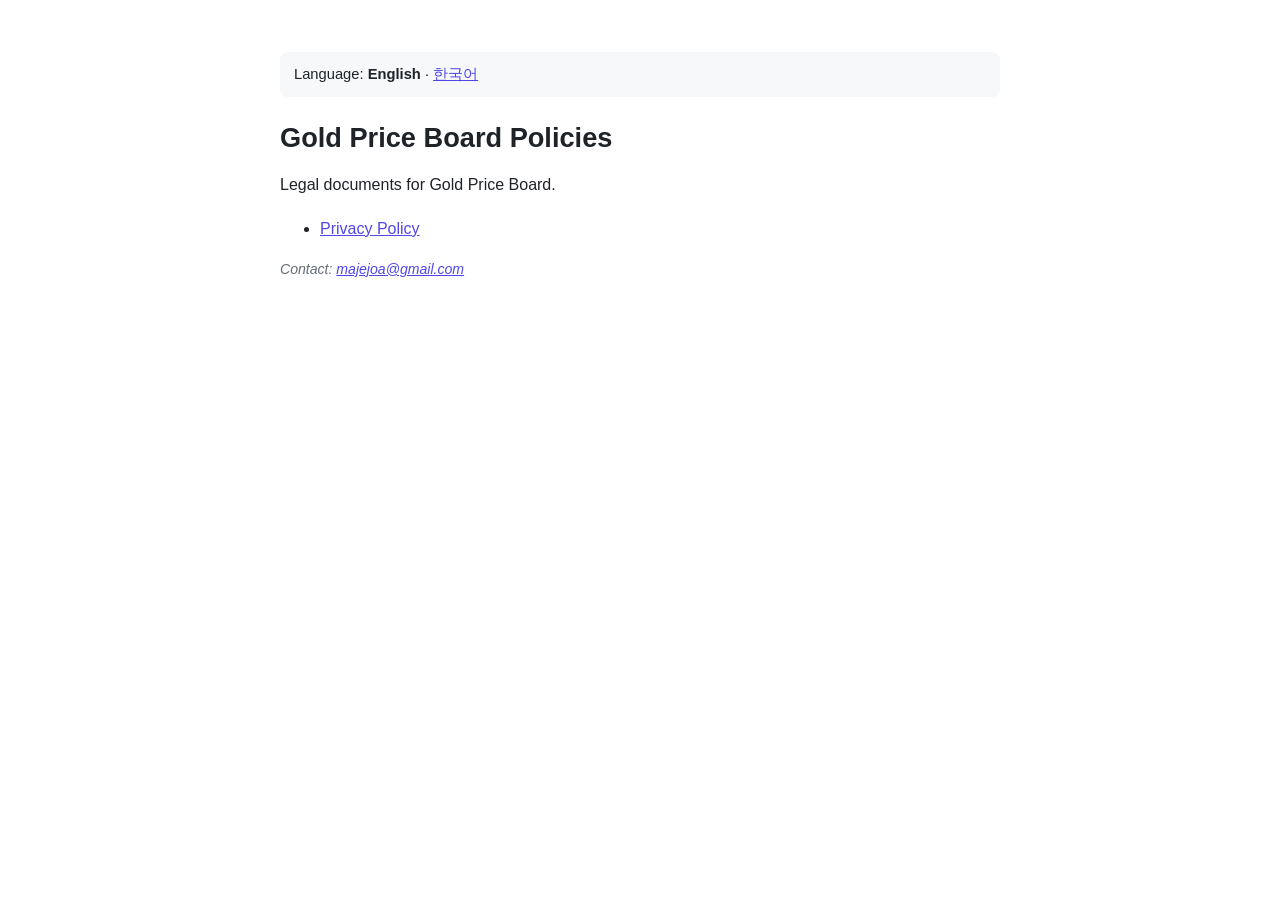
<file: index.html>
<!doctype html>
<html lang="en">
<head>
<meta charset="utf-8">
<meta name="viewport" content="width=device-width, initial-scale=1">
<title>Gold Price Board Policies · 금시세표 정책</title>
<link rel="stylesheet" href="style.css">
<noscript><style>#doc-ko,#doc-en{display:block!important}</style></noscript>
</head>
<body>
<main class="wrap">

<section id="doc-ko" hidden>
<p class="lang-switch">언어: <strong>한국어</strong> · <a href="#" onclick="setLang('en');return false;">English</a></p>
<h1>금시세표 정책</h1>
<p class="lead">금시세표의 법적 문서입니다.</p>
<ul>
<li><a href="privacy.html">개인정보처리방침</a></li>
</ul>
<p class="note">문의: <a href="mailto:majejoa@gmail.com">majejoa@gmail.com</a></p>
</section>

<section id="doc-en" hidden>
<p class="lang-switch">Language: <strong>English</strong> · <a href="#" onclick="setLang('ko');return false;">한국어</a></p>
<h1>Gold Price Board Policies</h1>
<p class="lead">Legal documents for Gold Price Board.</p>
<ul>
<li><a href="privacy.html">Privacy Policy</a></li>
</ul>
<p class="note">Contact: <a href="mailto:majejoa@gmail.com">majejoa@gmail.com</a></p>
</section>

</main>
<script src="lang.js"></script>
</body>
</html>
</file>
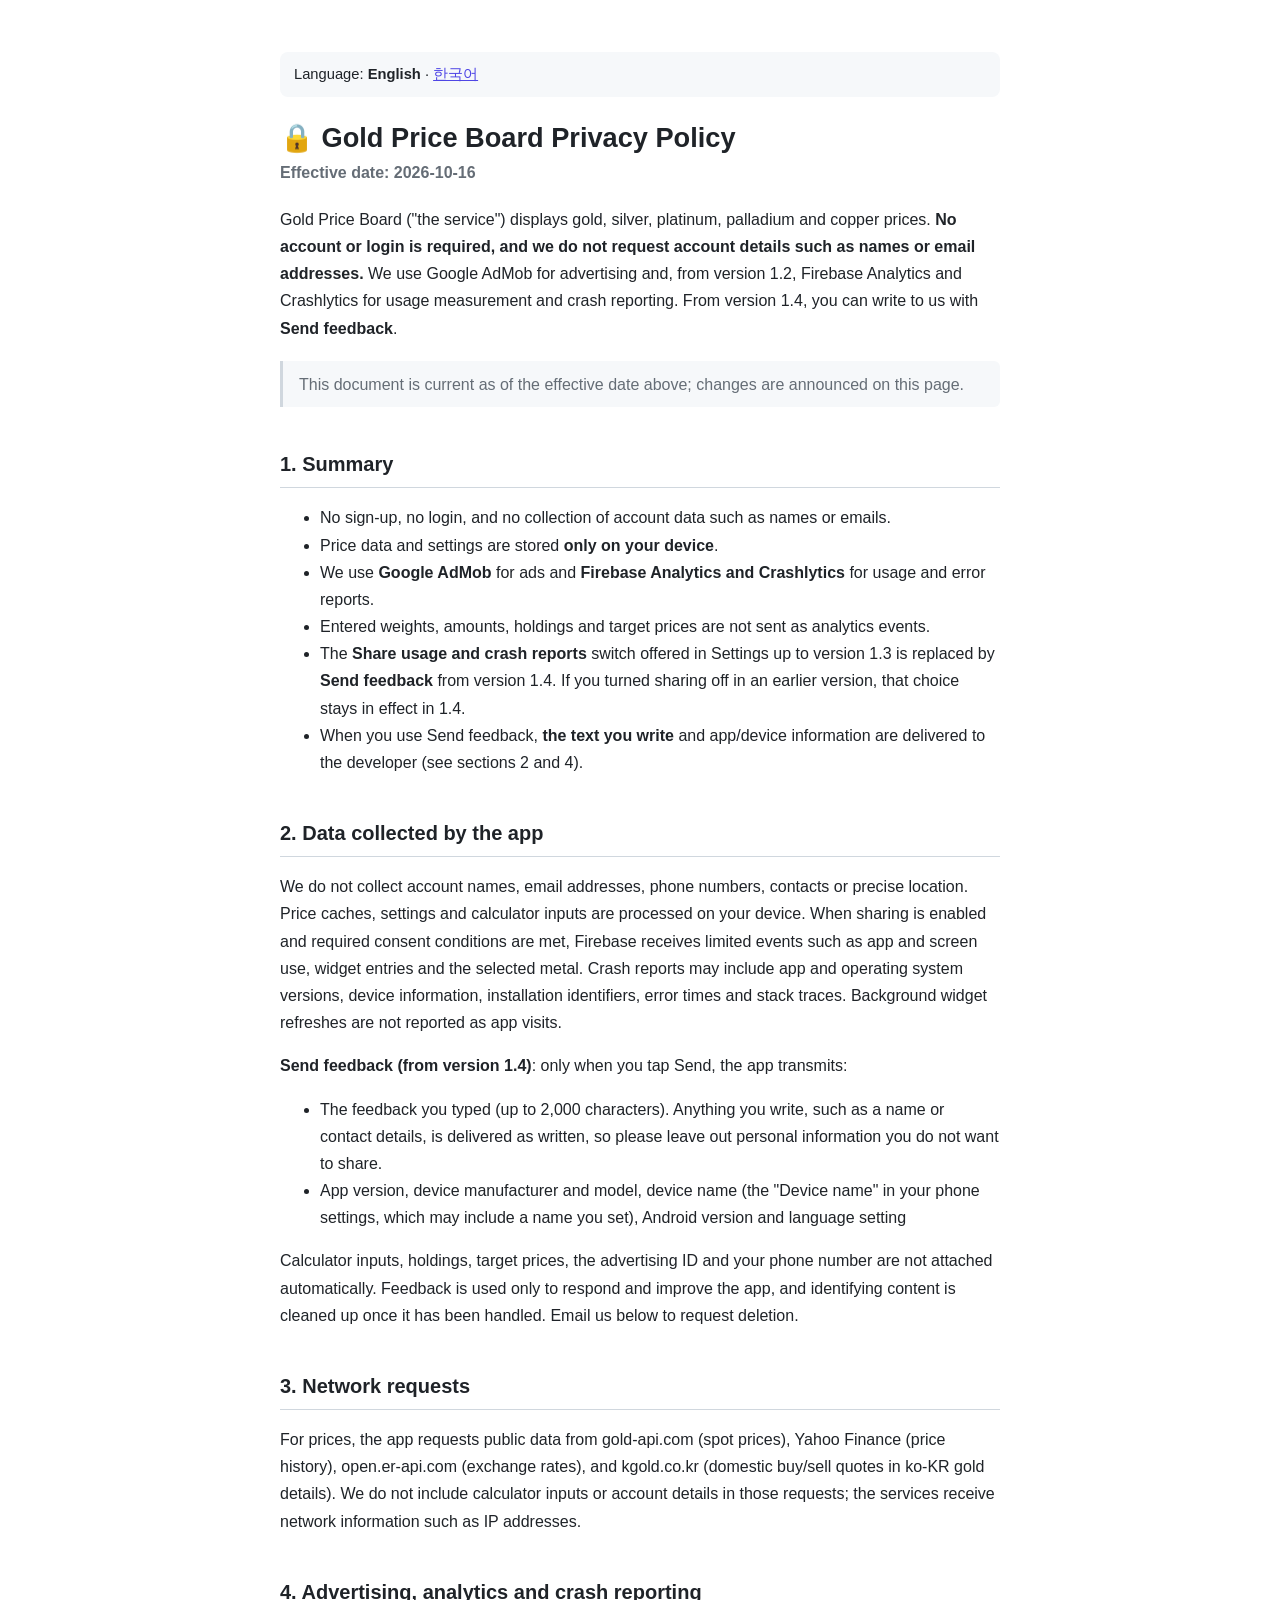
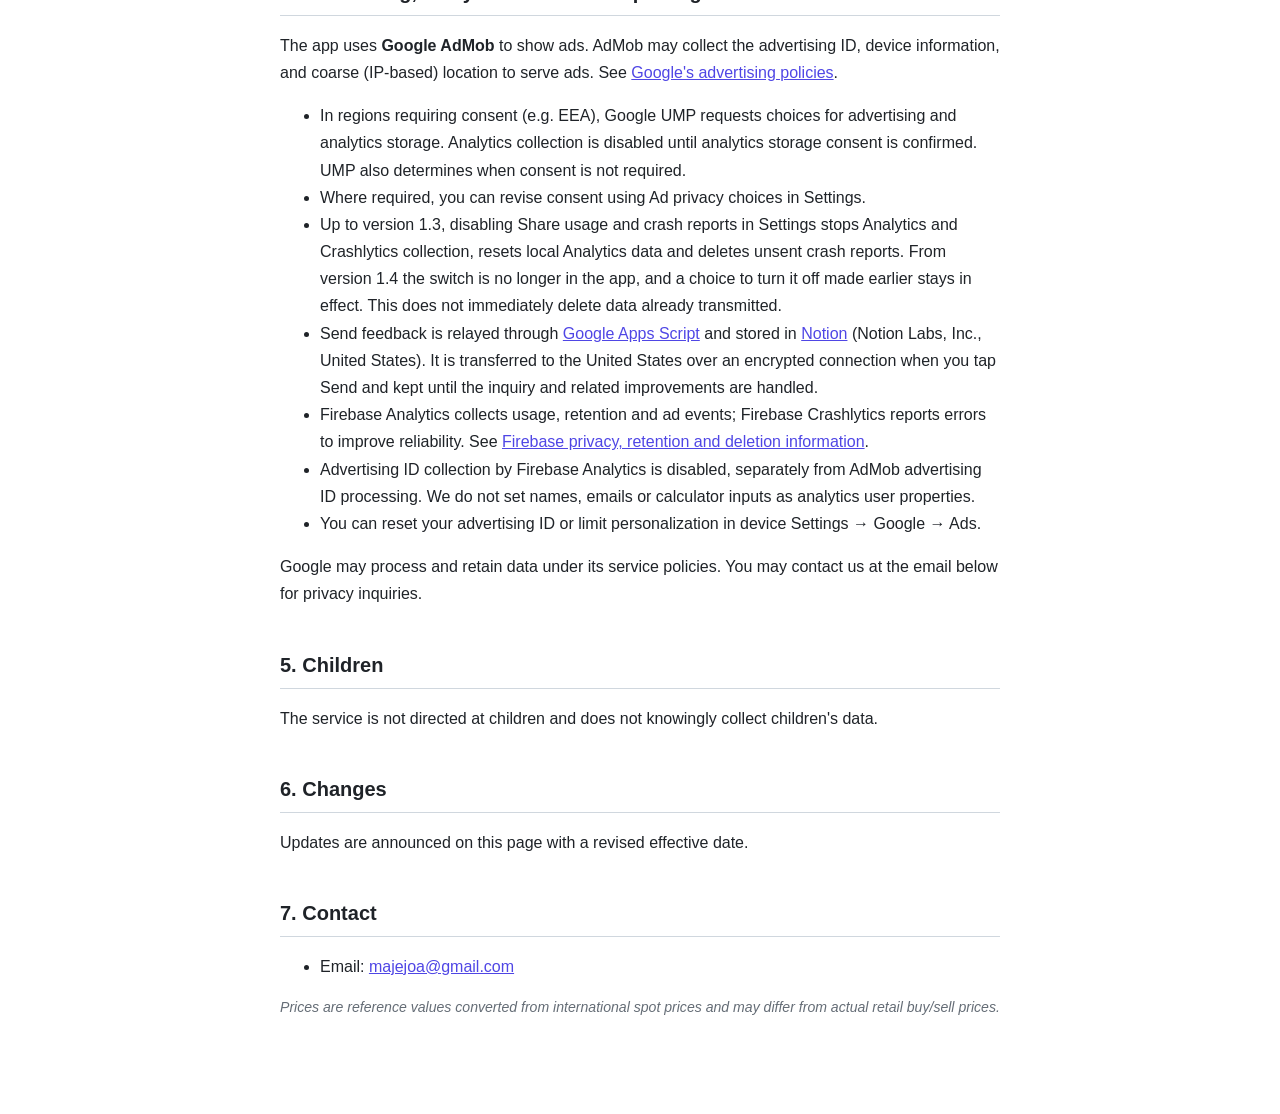
<file: privacy.html>
<!doctype html>
<html lang="en">
<head>
<meta charset="utf-8">
<meta name="viewport" content="width=device-width, initial-scale=1">
<meta name="robots" content="index, follow">
<title>Gold Price Board Privacy Policy · 금시세표 개인정보처리방침</title>
<link rel="stylesheet" href="style.css">
<noscript><style>#doc-ko,#doc-en{display:block!important}</style></noscript>
</head>
<body>
<main class="wrap">

<!-- ===================== 한국어 ===================== -->
<section id="doc-ko" hidden>
<p class="lang-switch">언어: <strong>한국어</strong> · <a href="#" onclick="setLang('en');return false;">English</a></p>

<h1>🔒 금시세표 개인정보처리방침</h1>
<p class="eff">시행일: 2026-10-16</p>
<p class="lead">금시세표(이하 "서비스")는 금·은·백금·팔라듐·구리 시세를 보여주는 앱입니다. <strong>회원가입·로그인이 없으며 이름·이메일 같은 계정 정보를 요청하지 않습니다.</strong> 광고 제공에는 Google AdMob을 사용하고, 1.2부터 앱 개선을 위한 이용 통계와 오류 보고에 Firebase Analytics·Crashlytics를 사용합니다. 1.4부터 이용자가 직접 적어 보내는 <strong>의견 보내기</strong>를 제공합니다.</p>
<blockquote>이 문서는 마지막에 명시된 시행일 기준이며, 변경 시 본 페이지에서 고지합니다.</blockquote>

<h2>1. 요약 (한눈에)</h2>
<ul>
<li>금시세표는 <strong>회원가입·로그인이 없고, 이름·이메일 같은 계정 정보를 수집하지 않습니다.</strong></li>
<li>시세 데이터와 설정은 <strong>이용자 기기 안에만</strong> 저장됩니다.</li>
<li>광고에는 <strong>Google AdMob</strong>, 이용 통계와 오류 보고에는 <strong>Firebase Analytics·Crashlytics</strong>를 사용합니다.</li>
<li>입력한 무게·금액·보유량·목표가는 분석 이벤트로 전송하지 않습니다.</li>
<li>1.3까지 제공하던 설정의 <strong>사용 통계 및 오류 정보 공유</strong> 스위치는 1.4부터 <strong>의견 보내기</strong>로 바뀝니다. 이전 버전에서 공유를 꺼 두셨다면 그 선택은 1.4에서도 그대로 유지됩니다.</li>
<li>의견 보내기를 이용하면 <strong>직접 적은 내용</strong>과 앱 버전·기기 정보가 운영자에게 전달됩니다(아래 2·4항).</li>
</ul>

<h2>2. 앱이 직접 수집하는 정보</h2>
<p>회원 이름·이메일·전화번호·연락처·정밀 위치를 수집하지 않습니다. 시세 캐시·화면 설정과 계산에 입력한 값은 기기 안에서 처리합니다. 통계 공유가 켜져 있고 필요한 동의 조건을 충족하면 앱·화면 이용, 위젯을 통한 앱 진입, 선택한 금속 종류 같은 제한된 이벤트를 Firebase에 전송합니다. 오류 보고에는 앱·운영체제 버전, 기기 정보, 설치 식별자, 오류 시각과 스택 추적 등이 포함될 수 있습니다. 위젯의 백그라운드 갱신을 앱 방문 이벤트로 보고하지 않습니다.</p>
<p><strong>의견 보내기(1.4부터)</strong>: 이용자가 보내기를 누를 때만 다음을 전송합니다.</p>
<ul>
<li>이용자가 입력한 의견 내용(최대 2,000자). 입력란에 이름·연락처 등을 적으면 그 내용도 함께 전달되니, 원하지 않는 개인정보는 적지 말아 주세요.</li>
<li>앱 버전, 기기 제조사·모델명, 기기 이름(휴대폰 설정의 '디바이스 이름'으로, 이용자가 바꾼 이름이 포함될 수 있음), Android 버전, 언어 설정</li>
</ul>
<p>입력한 무게·금액·보유량·목표가, 광고 ID, 전화번호는 의견에 자동으로 붙지 않습니다. 보내 주신 의견은 문의 대응과 앱 개선에만 쓰며, 처리가 끝나면 개인을 알아볼 수 있는 내용이 남지 않도록 정리합니다. 삭제를 원하시면 아래 이메일로 요청해 주세요.</p>

<h2>3. 네트워크 통신</h2>
<p>시세 표시를 위해 아래 서비스에 <strong>익명 요청</strong>만 보냅니다. 이 과정에서 개인정보는 전송되지 않습니다(통신에 수반되는 IP 등 제외).</p>
<table>
<thead><tr><th>서비스</th><th>목적</th></tr></thead>
<tbody>
<tr><td>gold-api.com</td><td>귀금속 국제 현물 시세</td></tr>
<tr><td>Yahoo Finance</td><td>시세 히스토리 차트</td></tr>
<tr><td>open.er-api.com</td><td>환율(USD/KRW)</td></tr>
<tr><td>kgold.co.kr</td><td>ko-KR 금 상세의 국내 살 때·팔 때 공개 가격</td></tr>
</tbody>
</table>

<h2>4. 광고·통계·오류 보고 (제3자 처리자)</h2>
<p>앱은 광고 표시를 위해 <strong>Google AdMob</strong>을 사용합니다. AdMob은 광고 제공 과정에서 광고 ID(ADID), 기기 정보, 대략적 위치(IP 기반) 등을 수집할 수 있습니다.</p>
<table>
<thead><tr><th>처리자</th><th>목적</th><th>개인정보 처리방침</th></tr></thead>
<tbody>
<tr><td>Google AdMob</td><td>배너·전면 광고 제공</td><td><a href="https://policies.google.com/technologies/ads">policies.google.com/technologies/ads</a></td></tr>
<tr><td>Google Firebase Analytics</td><td>앱 이용·재방문·광고 이벤트 측정</td><td><a href="https://firebase.google.com/support/privacy">firebase.google.com/support/privacy</a></td></tr>
<tr><td>Google Firebase Crashlytics</td><td>앱 오류 진단과 안정성 개선</td><td><a href="https://firebase.google.com/support/privacy">firebase.google.com/support/privacy</a></td></tr>
<tr><td>Google Apps Script</td><td>의견 보내기 전달(중계)</td><td><a href="https://policies.google.com/privacy">policies.google.com/privacy</a></td></tr>
<tr><td>Notion Labs, Inc.(미국)</td><td>받은 의견 보관·관리</td><td><a href="https://www.notion.com/notion/privacy">notion.com/notion/privacy</a></td></tr>
</tbody>
</table>
<ul>
<li>동의가 필요한 지역(EEA 등)에서는 Google UMP로 광고·통계 저장에 대한 선택을 요청합니다. Analytics는 통계 저장 동의가 확인되기 전 수집을 중지합니다. 동의가 필요 없는 상태도 UMP가 확인합니다.</li>
<li>필요한 지역에서는 설정의 광고 개인정보 선택에서 동의를 변경할 수 있습니다.</li>
<li>1.3까지는 설정의 사용 통계 및 오류 정보 공유를 끄면 Analytics·Crashlytics 수집을 중지하고 기기의 Analytics 데이터와 전송하지 않은 오류 보고를 정리합니다. 1.4부터는 앱 안에 이 스위치가 없으며, 이전에 끈 선택은 계속 적용됩니다. 이미 전송된 데이터가 즉시 삭제된다는 의미는 아닙니다.</li>
<li>의견 보내기로 받은 내용은 국외(미국)에 있는 Notion에 보관됩니다. 이전 국가: 미국 / 이전 시점: 이용자가 보내기를 누를 때 / 이전 방법: 암호화된 네트워크 전송 / 보유 기간: 문의 처리와 앱 개선이 끝날 때까지.</li>
<li>Firebase Analytics의 광고 ID 수집은 비활성화합니다. AdMob의 광고 ID 처리와 구분됩니다. 이름·이메일 등으로 이용자를 식별하거나 계산 입력값을 사용자 속성으로 보내지 않습니다.</li>
<li>기기 설정 → Google → 광고에서 광고 ID 재설정 또는 개인화 제한이 가능합니다.</li>
</ul>
<p>Google은 각 서비스의 정책에 따라 데이터를 처리·보관할 수 있습니다. Firebase 처리·보관 및 삭제 안내는 위 링크를 참조하세요. 개인정보 관련 문의는 아래 이메일로 접수합니다.</p>

<h2>5. 아동의 개인정보</h2>
<p>금시세표는 아동을 주 대상으로 하지 않으며, 아동의 개인정보를 알고 수집하지 않습니다.</p>

<h2>6. 변경 고지</h2>
<p>방침이 변경되면 본 페이지에 갱신하여 고지하며, 상단 시행일을 수정합니다.</p>

<h2>7. 문의처</h2>
<ul>
<li>이메일: <a href="mailto:majejoa@gmail.com">majejoa@gmail.com</a></li>
</ul>

<p class="note">시세는 국제 현물 가격의 환산 참고가이며, 실제 매입/매도 가격과 다를 수 있습니다.</p>
</section>

<!-- ===================== English ===================== -->
<section id="doc-en" hidden>
<p class="lang-switch">Language: <strong>English</strong> · <a href="#" onclick="setLang('ko');return false;">한국어</a></p>

<h1>🔒 Gold Price Board Privacy Policy</h1>
<p class="eff">Effective date: 2026-10-16</p>
<p class="lead">Gold Price Board ("the service") displays gold, silver, platinum, palladium and copper prices. <strong>No account or login is required, and we do not request account details such as names or email addresses.</strong> We use Google AdMob for advertising and, from version 1.2, Firebase Analytics and Crashlytics for usage measurement and crash reporting. From version 1.4, you can write to us with <strong>Send feedback</strong>.</p>
<blockquote>This document is current as of the effective date above; changes are announced on this page.</blockquote>

<h2>1. Summary</h2>
<ul>
<li>No sign-up, no login, and no collection of account data such as names or emails.</li>
<li>Price data and settings are stored <strong>only on your device</strong>.</li>
<li>We use <strong>Google AdMob</strong> for ads and <strong>Firebase Analytics and Crashlytics</strong> for usage and error reports.</li>
<li>Entered weights, amounts, holdings and target prices are not sent as analytics events.</li>
<li>The <strong>Share usage and crash reports</strong> switch offered in Settings up to version 1.3 is replaced by <strong>Send feedback</strong> from version 1.4. If you turned sharing off in an earlier version, that choice stays in effect in 1.4.</li>
<li>When you use Send feedback, <strong>the text you write</strong> and app/device information are delivered to the developer (see sections 2 and 4).</li>
</ul>

<h2>2. Data collected by the app</h2>
<p>We do not collect account names, email addresses, phone numbers, contacts or precise location. Price caches, settings and calculator inputs are processed on your device. When sharing is enabled and required consent conditions are met, Firebase receives limited events such as app and screen use, widget entries and the selected metal. Crash reports may include app and operating system versions, device information, installation identifiers, error times and stack traces. Background widget refreshes are not reported as app visits.</p>
<p><strong>Send feedback (from version 1.4)</strong>: only when you tap Send, the app transmits:</p>
<ul>
<li>The feedback you typed (up to 2,000 characters). Anything you write, such as a name or contact details, is delivered as written, so please leave out personal information you do not want to share.</li>
<li>App version, device manufacturer and model, device name (the "Device name" in your phone settings, which may include a name you set), Android version and language setting</li>
</ul>
<p>Calculator inputs, holdings, target prices, the advertising ID and your phone number are not attached automatically. Feedback is used only to respond and improve the app, and identifying content is cleaned up once it has been handled. Email us below to request deletion.</p>

<h2>3. Network requests</h2>
<p>For prices, the app requests public data from gold-api.com (spot prices), Yahoo Finance (price history), open.er-api.com (exchange rates), and kgold.co.kr (domestic buy/sell quotes in ko-KR gold details). We do not include calculator inputs or account details in those requests; the services receive network information such as IP addresses.</p>

<h2>4. Advertising, analytics and crash reporting</h2>
<p>The app uses <strong>Google AdMob</strong> to show ads. AdMob may collect the advertising ID, device information, and coarse (IP-based) location to serve ads. See <a href="https://policies.google.com/technologies/ads">Google's advertising policies</a>.</p>
<ul>
<li>In regions requiring consent (e.g. EEA), Google UMP requests choices for advertising and analytics storage. Analytics collection is disabled until analytics storage consent is confirmed. UMP also determines when consent is not required.</li>
<li>Where required, you can revise consent using Ad privacy choices in Settings.</li>
<li>Up to version 1.3, disabling Share usage and crash reports in Settings stops Analytics and Crashlytics collection, resets local Analytics data and deletes unsent crash reports. From version 1.4 the switch is no longer in the app, and a choice to turn it off made earlier stays in effect. This does not immediately delete data already transmitted.</li>
<li>Send feedback is relayed through <a href="https://policies.google.com/privacy">Google Apps Script</a> and stored in <a href="https://www.notion.com/notion/privacy">Notion</a> (Notion Labs, Inc., United States). It is transferred to the United States over an encrypted connection when you tap Send and kept until the inquiry and related improvements are handled.</li>
<li>Firebase Analytics collects usage, retention and ad events; Firebase Crashlytics reports errors to improve reliability. See <a href="https://firebase.google.com/support/privacy">Firebase privacy, retention and deletion information</a>.</li>
<li>Advertising ID collection by Firebase Analytics is disabled, separately from AdMob advertising ID processing. We do not set names, emails or calculator inputs as analytics user properties.</li>
<li>You can reset your advertising ID or limit personalization in device Settings → Google → Ads.</li>
</ul>
<p>Google may process and retain data under its service policies. You may contact us at the email below for privacy inquiries.</p>

<h2>5. Children</h2>
<p>The service is not directed at children and does not knowingly collect children's data.</p>

<h2>6. Changes</h2>
<p>Updates are announced on this page with a revised effective date.</p>

<h2>7. Contact</h2>
<ul>
<li>Email: <a href="mailto:majejoa@gmail.com">majejoa@gmail.com</a></li>
</ul>

<p class="note">Prices are reference values converted from international spot prices and may differ from actual retail buy/sell prices.</p>
</section>

</main>
<script src="lang.js"></script>
</body>
</html>
</file>
<file: style.css>
:root {
  color-scheme: light dark;
  --bg: #ffffff;
  --fg: #1f2328;
  --muted: #656d76;
  --line: #d0d7de;
  --accent: #4f46e5;
  --quote-bg: #f6f8fa;
}
@media (prefers-color-scheme: dark) {
  :root {
    --bg: #0d1117;
    --fg: #e6edf3;
    --muted: #9198a1;
    --line: #30363d;
    --accent: #8b90f7;
    --quote-bg: #161b22;
  }
}
* { box-sizing: border-box; }
html { -webkit-text-size-adjust: 100%; }
body {
  margin: 0;
  background: var(--bg);
  color: var(--fg);
  font-family: -apple-system, BlinkMacSystemFont, "Segoe UI", Roboto, "Apple SD Gothic Neo", "Noto Sans KR", sans-serif;
  line-height: 1.7;
  font-size: 16px;
  word-break: keep-all;
}
.wrap { max-width: 760px; margin: 0 auto; padding: 28px 20px 80px; }
h1 { font-size: 1.7rem; line-height: 1.3; margin: 0 0 4px; }
h2 { font-size: 1.25rem; margin: 2em 0 0.6em; padding-bottom: 0.3em; border-bottom: 1px solid var(--line); }
h3 { font-size: 1.05rem; margin: 1.4em 0 0.4em; }
p, li { color: var(--fg); }
a { color: var(--accent); }
.eff { color: var(--muted); font-weight: 600; margin: 0 0 1.2em; }
.lead { color: var(--fg); }
blockquote {
  margin: 1.2em 0; padding: 0.6em 1em;
  background: var(--quote-bg); border-left: 3px solid var(--line);
  border-radius: 0 6px 6px 0; color: var(--muted);
}
table { width: 100%; border-collapse: collapse; margin: 1em 0; font-size: 0.92rem; display: block; overflow-x: auto; }
th, td { border: 1px solid var(--line); padding: 8px 10px; text-align: left; vertical-align: top; }
th { background: var(--quote-bg); font-weight: 700; white-space: nowrap; }
hr { border: none; border-top: 1px solid var(--line); margin: 2.4em 0; }
.note { color: var(--muted); font-size: 0.88rem; font-style: italic; }
.lang-switch { margin: 1.6em 0; padding: 10px 14px; background: var(--quote-bg); border-radius: 8px; font-size: 0.92rem; }
.footer-nav { margin-top: 3em; padding-top: 1.2em; border-top: 1px solid var(--line); font-size: 0.92rem; }
code { background: var(--quote-bg); padding: 0.1em 0.35em; border-radius: 4px; font-size: 0.9em; }
</file>
